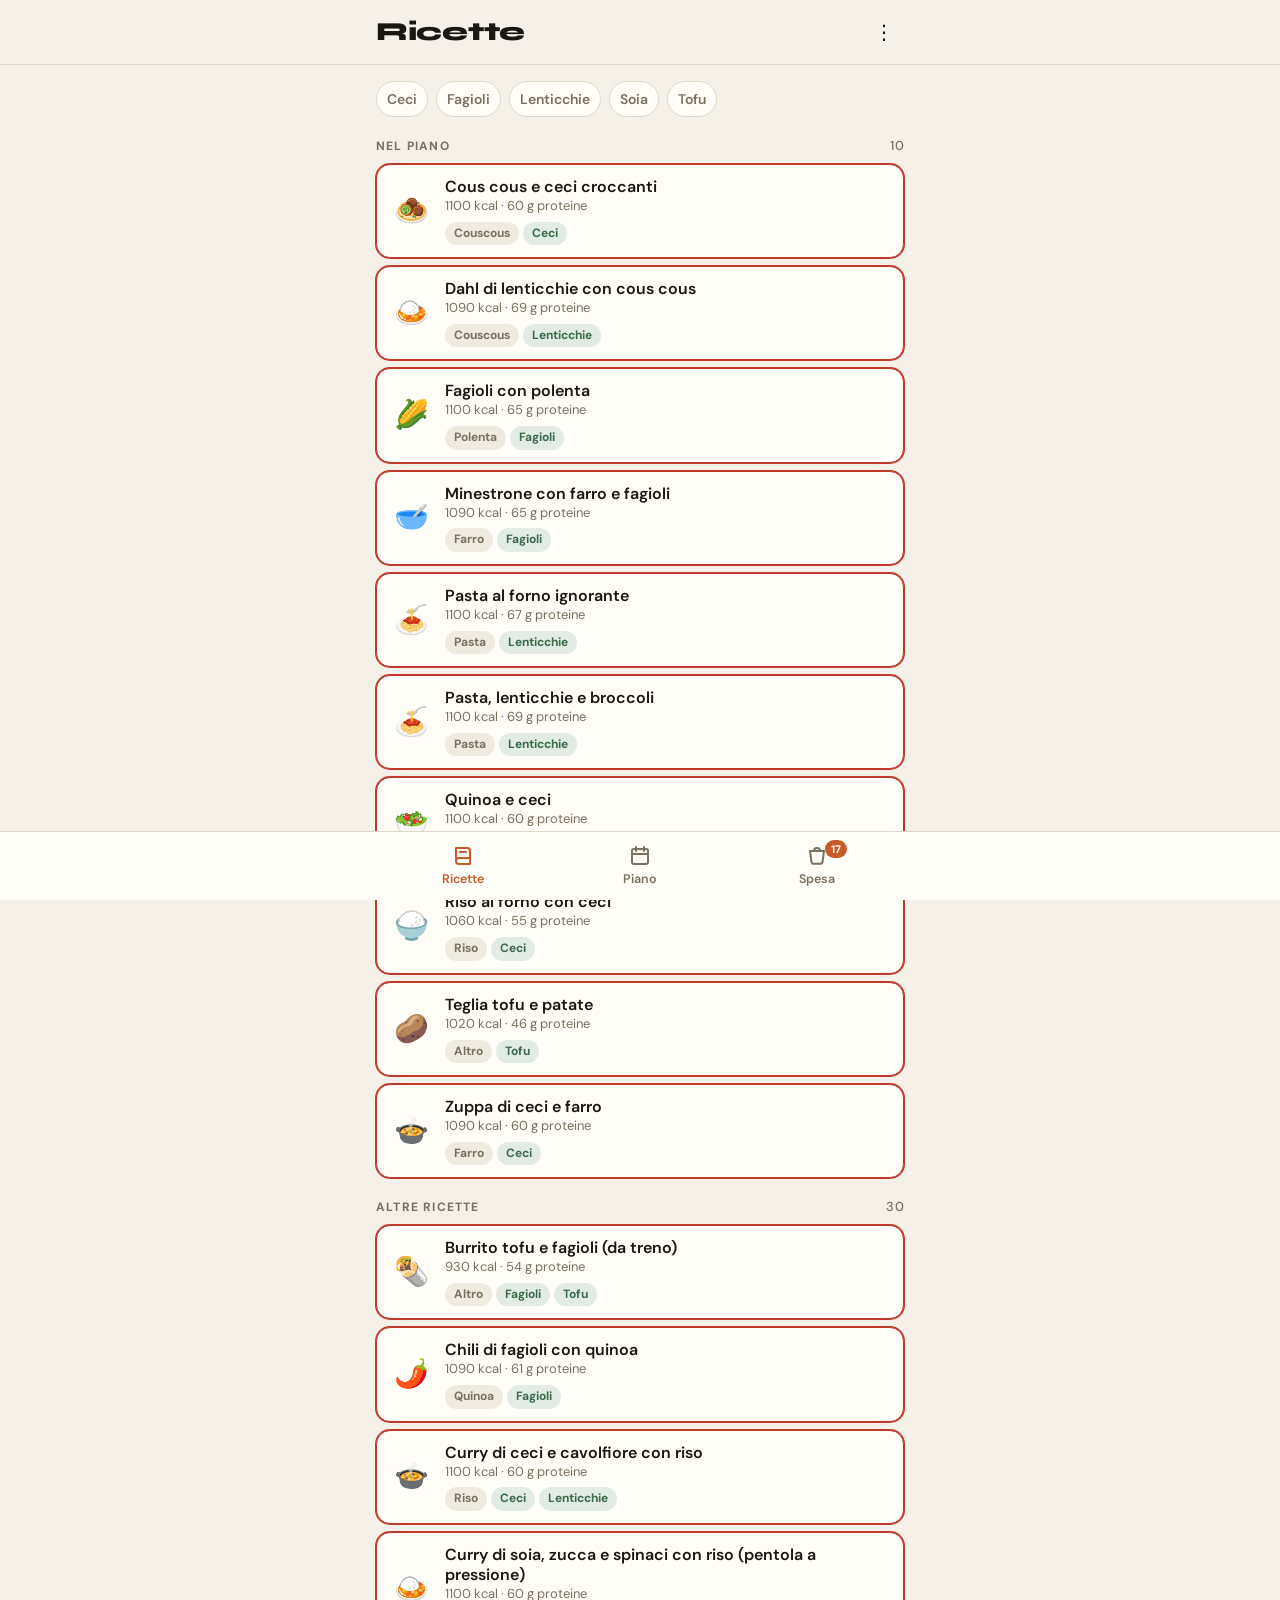
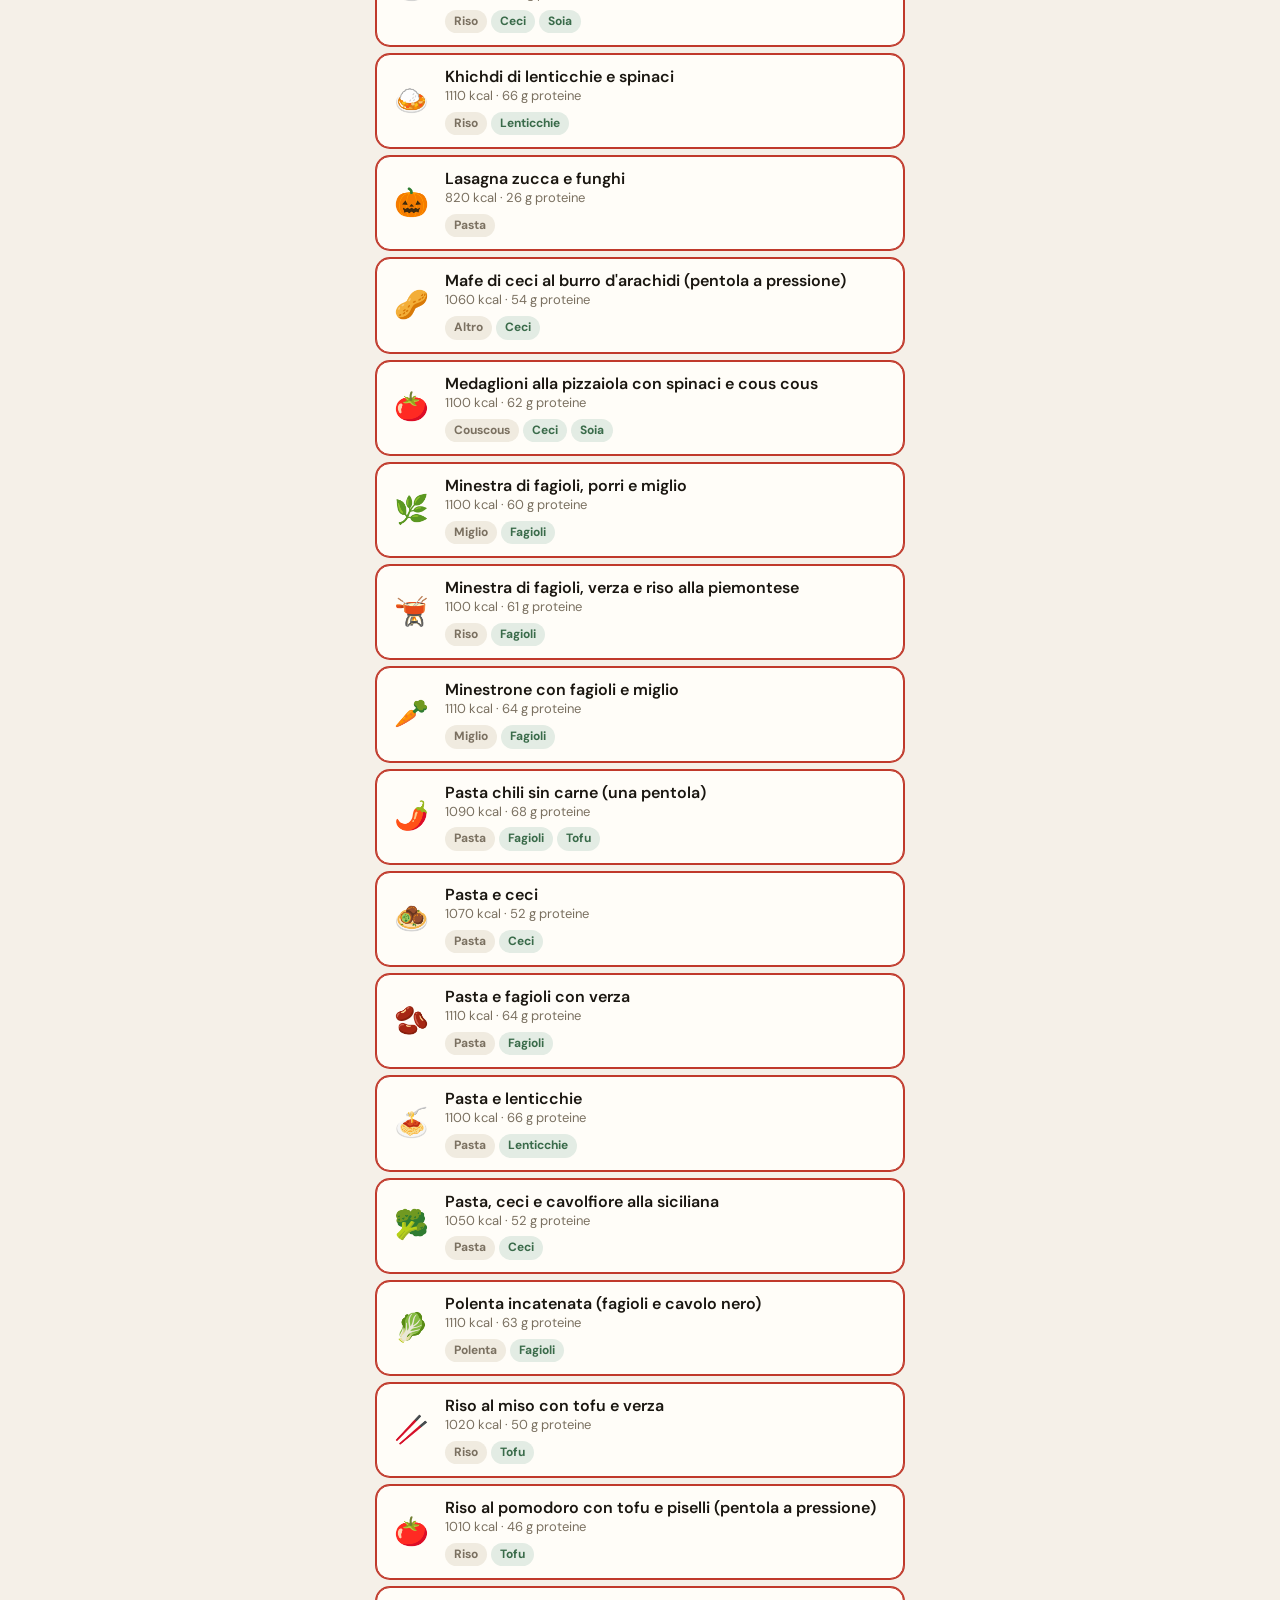
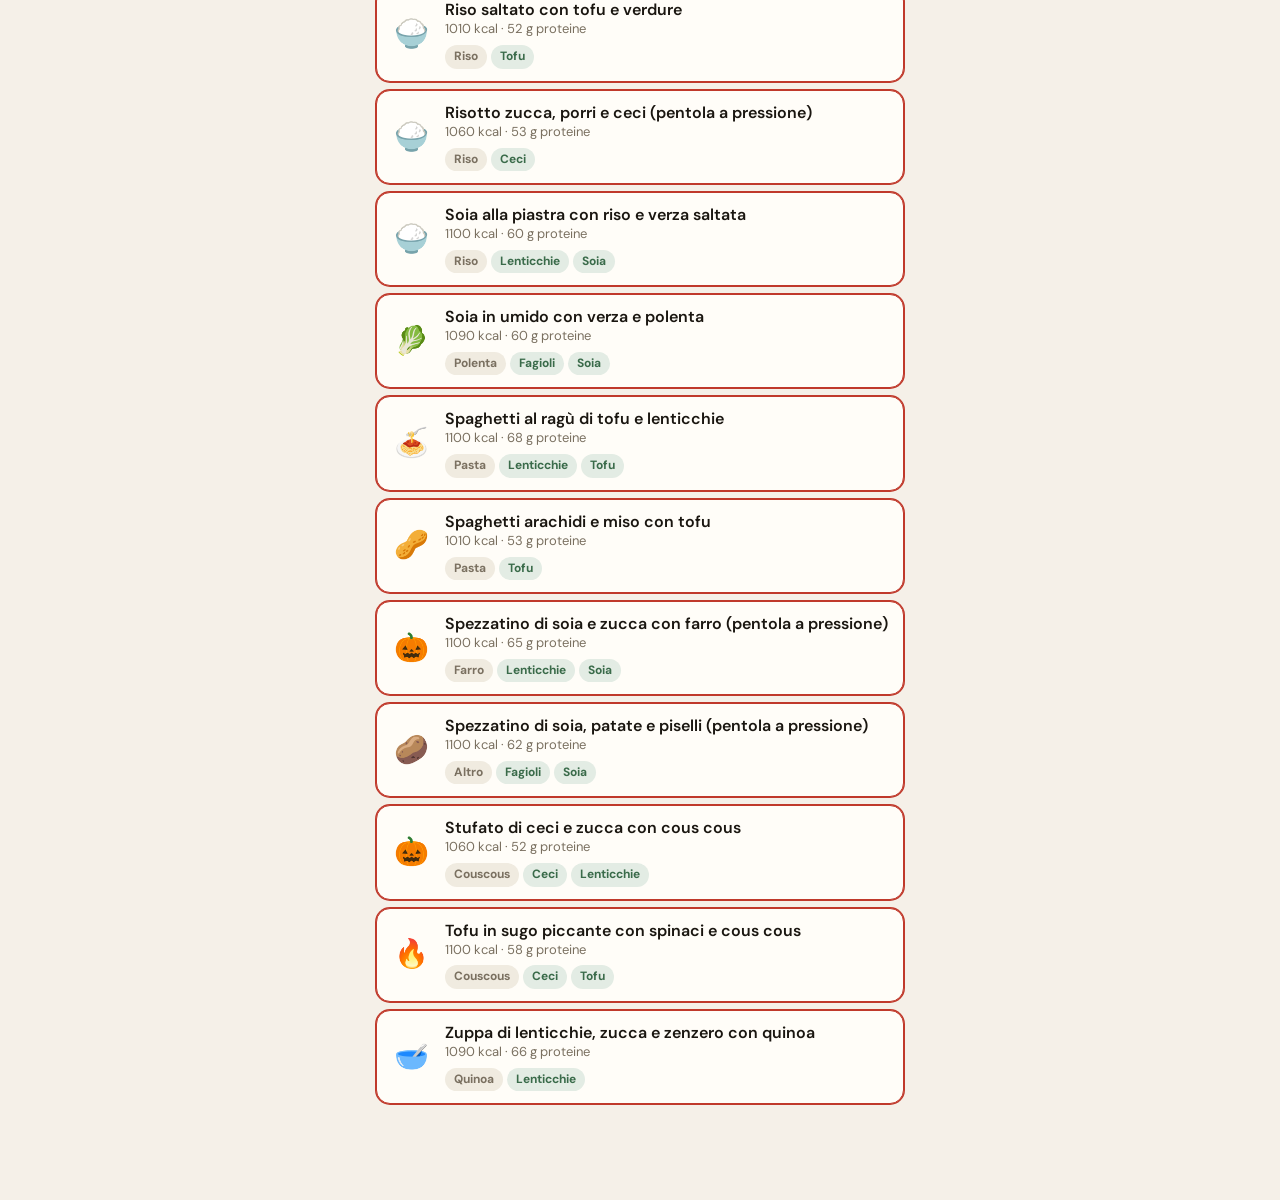
<file: index.html>
<!DOCTYPE html>
<html lang="it">
<head>
<meta charset="UTF-8">
<meta name="viewport" content="width=device-width, initial-scale=1, viewport-fit=cover">
<title>Meal Plan</title>
<link rel="preconnect" href="https://fonts.googleapis.com">
<link href="https://fonts.googleapis.com/css2?family=Syne:wght@600;700;800&family=DM+Sans:opsz,wght@9..40,400;9..40,500;9..40,600;9..40,700&display=swap" rel="stylesheet">
<link rel="manifest" href="manifest.json">
<meta name="theme-color" content="#f5f0e8" media="(prefers-color-scheme: light)">
<meta name="theme-color" content="#0f0d0a" media="(prefers-color-scheme: dark)">
<meta name="apple-mobile-web-app-capable" content="yes">
<meta name="apple-mobile-web-app-status-bar-style" content="default">
<link rel="apple-touch-icon" href="icon-192.png">
<link rel="stylesheet" href="piano.css">
</head>
<body>

<header class="top">
  <div class="wrap">
    <h1 id="titolo">Ricette</h1>
    <button class="icon-btn" data-azione="menu" aria-label="Menu">⋮</button>
  </div>
</header>

<main class="wrap">
  <div id="avviso-catalogo" class="avviso" hidden></div>
  <section class="view" id="v-ricette"></section>
  <section class="view" id="v-piano" hidden></section>
  <section class="view" id="v-spesa" hidden></section>
</main>

<nav class="tabbar" aria-label="Schede">
  <div class="wrap">
    <button data-scheda="ricette" class="on">
      <svg viewBox="0 0 24 24" fill="none" stroke="currentColor" stroke-width="2" stroke-linecap="round" stroke-linejoin="round"><path d="M5 4h11a3 3 0 0 1 3 3v13H8a3 3 0 0 1-3-3V4Z"/><path d="M5 17a3 3 0 0 1 3-3h11M9 8h6"/></svg>
      Ricette
    </button>
    <button data-scheda="piano">
      <svg viewBox="0 0 24 24" fill="none" stroke="currentColor" stroke-width="2" stroke-linecap="round" stroke-linejoin="round"><rect x="4" y="5" width="16" height="15" rx="2"/><path d="M8 3v4M16 3v4M4 10h16"/></svg>
      Piano
    </button>
    <button data-scheda="spesa">
      <svg viewBox="0 0 24 24" fill="none" stroke="currentColor" stroke-width="2" stroke-linecap="round" stroke-linejoin="round"><path d="M5 7h14l-1.5 11a2 2 0 0 1-2 1.7h-7a2 2 0 0 1-2-1.7L5 7Z"/><path d="M9 7a3 3 0 0 1 6 0"/></svg>
      Spesa<span class="badge" id="badge-spesa" hidden></span>
    </button>
  </div>
</nav>

<!-- Pagine a tutto schermo: il tasto indietro del telefono le chiude -->
<div id="scheda" class="sheet-full" role="dialog" hidden>
  <div class="head"><div class="wrap">
    <button class="icon-btn" data-azione="chiudi" aria-label="Indietro">←</button>
    <span class="t" id="scheda-titolo"></span>
    <span class="wake" id="schermo-acceso" hidden>schermo acceso</span>
  </div></div>
  <div class="wrap body ricetta" id="scheda-corpo"></div>
</div>

<div id="backup" class="sheet-full" role="dialog" hidden>
  <div class="head"><div class="wrap">
    <button class="icon-btn" data-azione="chiudi" aria-label="Indietro">←</button>
    <span class="t">Backup</span>
  </div></div>
  <div class="wrap body" id="backup-corpo"></div>
</div>

<div id="extra" class="sheet-full" role="dialog" hidden>
  <div class="head"><div class="wrap">
    <button class="icon-btn" data-azione="chiudi" aria-label="Indietro">←</button>
    <span class="t">Prodotti extra</span>
  </div></div>
  <div class="wrap body" id="extra-corpo"></div>
</div>

<script src="script.js"></script>
</body>
</html>
</file>
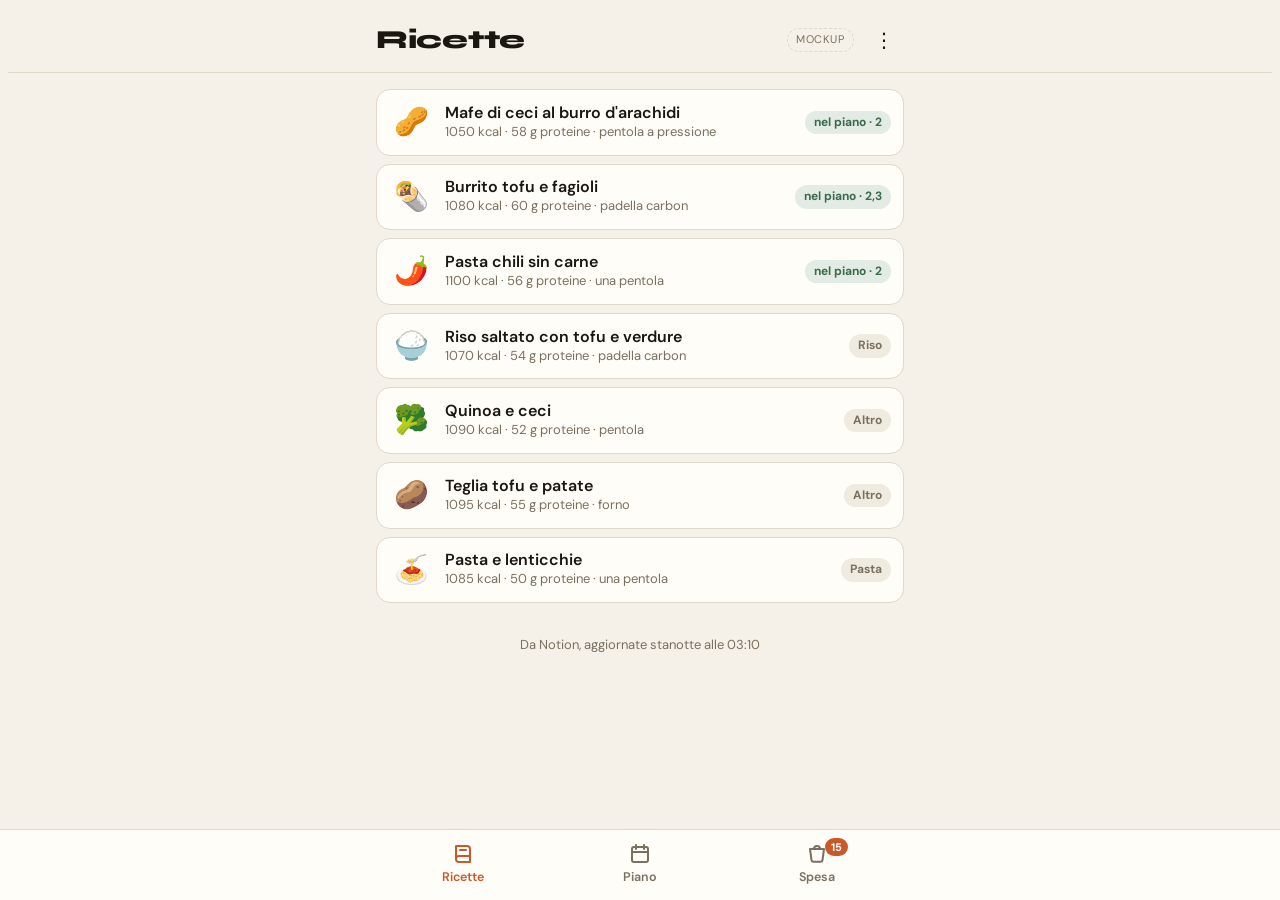
<file: decisioni/0001-mockup.html>
<!doctype html>
<html lang="it">
<meta charset="utf-8">
<meta name="viewport" content="width=device-width, initial-scale=1, viewport-fit=cover">
<!-- Mockup della decisione 0001 (versione 3, pubblicata come https://claude.ai/artifact/7mKgcZZvx9QkqGgT18NVsS). Contiene ancora "sempre in casa", poi scartato: vale la decisione. -->
<title>Nuovo Meal Plan</title>
<meta name="claude:viewport-fit-sides" content="cover">
<link rel="preconnect" href="https://fonts.googleapis.com">
<link rel="stylesheet" href="https://fonts.googleapis.com/css2?family=Syne:wght@600;700;800&family=DM+Sans:opsz,wght@9..40,400;9..40,500;9..40,600;9..40,700&display=swap">
<style>
/* Layout: una colonna da telefono, header fisso in alto, tre schede sotto il pollice. Palette e font sono quelli dell'app attuale. */
:root {
  --bg: #f5f0e8;
  --card: #fffdf8;
  --line: #e0d8c8;
  --ink: #1a1610;
  --muted: #7a7060;
  --accent: #c85a2a;
  --accent-ink: #ffffff;
  --accent-soft: #f6e1d6;
  --green: #3a6b4a;
  --green-soft: #e3ece4;
  --pill: #f0ebe0;
  --shadow: 0 2px 12px rgba(26, 22, 16, .08);
  --display: 'Syne', 'Avenir Next', system-ui, sans-serif;
  --body: 'DM Sans', system-ui, -apple-system, 'Segoe UI', sans-serif;
}
@media (prefers-color-scheme: dark) {
  :root:not([data-theme="light"]) {
    --bg: #0f0d0a; --card: #1a1610; --line: #2d2820; --ink: #f5f0e8; --muted: #a89e8e;
    --accent: #e07440; --accent-ink: #1a1610; --accent-soft: #3a2216;
    --green: #7fb98f; --green-soft: #1a2a1f; --pill: #2d2820;
    --shadow: 0 4px 16px rgba(0, 0, 0, .35);
    color-scheme: dark;
  }
}
:root[data-theme="dark"] {
  --bg: #0f0d0a; --card: #1a1610; --line: #2d2820; --ink: #f5f0e8; --muted: #a89e8e;
  --accent: #e07440; --accent-ink: #1a1610; --accent-soft: #3a2216;
  --green: #7fb98f; --green-soft: #1a2a1f; --pill: #2d2820;
  --shadow: 0 4px 16px rgba(0, 0, 0, .35);
  color-scheme: dark;
}

* { box-sizing: border-box; }
html, body { background: var(--bg); color: var(--ink); }
body { font-family: var(--body); font-size: 16px; line-height: 1.45; -webkit-tap-highlight-color: transparent; }
body::before { content: ""; position: fixed; inset: 0 0 auto; height: env(safe-area-inset-top, 0px); z-index: 10; background: var(--bg); }
button { font: inherit; color: inherit; background: none; border: 0; cursor: pointer; }
button:focus-visible, input:focus-visible, summary:focus-visible { outline: 2px solid var(--accent); outline-offset: 2px; }
.wrap { max-width: 560px; margin: 0 auto; padding-left: max(16px, env(safe-area-inset-left, 0px)); padding-right: max(16px, env(safe-area-inset-right, 0px)); }
.num { font-variant-numeric: tabular-nums; }

/* header */
.top { position: sticky; top: env(safe-area-inset-top, 0px); z-index: 5; background: var(--bg); border-bottom: 1px solid var(--line); }
.top .wrap { display: flex; align-items: center; gap: 10px; padding-block: 12px; }
.top h1 { font-family: var(--display); font-weight: 800; font-size: 26px; margin: 0; letter-spacing: -.01em; flex: 1; }
.chip-mock { font-size: 11px; text-transform: uppercase; letter-spacing: .08em; color: var(--muted); border: 1px dashed var(--line); border-radius: 99px; padding: 3px 8px; }
.icon-btn { width: 40px; height: 40px; border-radius: 50%; display: grid; place-items: center; font-size: 20px; }
.icon-btn:active { background: var(--pill); }

main.wrap { padding-block: 16px calc(96px + env(safe-area-inset-bottom, 0px)); display: flex; flex-direction: column; gap: 20px; }
.view[hidden] { display: none !important; }
.view { display: flex; flex-direction: column; gap: 20px; }

.sec-title { font-size: 12px; text-transform: uppercase; letter-spacing: .1em; font-weight: 700; color: var(--muted); margin: 0 0 8px; display: flex; justify-content: space-between; align-items: baseline; gap: 8px; }
.sec-title span { font-weight: 500; letter-spacing: .02em; text-transform: none; font-size: 13px; }

/* piano */
.summary { display: flex; gap: 8px; flex-wrap: wrap; }
.summary .s { background: var(--card); border: 1px solid var(--line); border-radius: 12px; padding: 8px 12px; font-size: 14px; color: var(--muted); }
.summary b { color: var(--ink); font-weight: 700; }
.plan-list { display: flex; flex-direction: column; gap: 8px; }
.plan-row { display: grid; grid-template-columns: 40px 1fr auto; align-items: center; gap: 10px; background: var(--card); border: 1px solid var(--line); border-radius: 14px; padding: 10px 10px 10px 12px; }
.plan-row .emo { font-size: 26px; text-align: center; }
.plan-row .info { min-width: 0; text-align: left; padding: 4px 0; }
.plan-row .name { font-weight: 600; line-height: 1.25; }
.plan-row .sub { font-size: 13px; color: var(--muted); }
.stepper { display: flex; align-items: center; gap: 2px; background: var(--pill); border-radius: 99px; padding: 3px; }
.stepper button { width: 34px; height: 34px; border-radius: 50%; font-size: 20px; line-height: 1; display: grid; place-items: center; }
.stepper button:active { background: var(--card); }
.stepper output { min-width: 38px; text-align: center; font-weight: 700; font-variant-numeric: tabular-nums; white-space: nowrap; padding: 0 2px; }
.add-btn { border: 1.5px dashed var(--line); border-radius: 14px; padding: 14px; color: var(--accent); font-weight: 600; text-align: center; }
.empty { text-align: center; color: var(--muted); padding: 20px 8px; border: 1.5px dashed var(--line); border-radius: 14px; }
.card { background: var(--card); border: 1px solid var(--line); border-radius: 14px; padding: 4px 14px; }
.daily { display: flex; align-items: center; justify-content: space-between; gap: 12px; padding: 10px 0; border-bottom: 1px solid var(--line); }
.daily:last-child { border-bottom: 0; }
.daily .sub { font-size: 13px; color: var(--muted); }

/* spesa */
.seg { display: grid; grid-template-columns: 1fr 1fr; background: var(--pill); border-radius: 12px; padding: 4px; gap: 4px; }
.seg button { padding: 10px 6px; border-radius: 9px; font-weight: 600; font-size: 15px; color: var(--muted); }
.seg button.on { background: var(--card); color: var(--ink); box-shadow: var(--shadow); }
.items { display: flex; flex-direction: column; background: var(--card); border: 1px solid var(--line); border-radius: 14px; overflow: hidden; }
.item { display: grid; grid-template-columns: 26px 1fr auto; align-items: center; gap: 12px; padding: 13px 14px; border-bottom: 1px solid var(--line); text-align: left; width: 100%; min-height: 56px; }
.items > :last-child { border-bottom: 0; }
.item:active { background: var(--pill); }
.item .dot { width: 24px; height: 24px; border-radius: 50%; border: 2px solid var(--line); display: grid; place-items: center; font-size: 14px; font-weight: 700; }
.item .txt { min-width: 0; }
.item .nm { font-weight: 600; }
.item .from { font-size: 12.5px; color: var(--muted); }
.item .q { font-variant-numeric: tabular-nums; font-weight: 700; white-space: nowrap; text-align: right; }
.item .q small { display: block; font-weight: 500; font-size: 12px; color: var(--muted); }
.tag { font-size: 12.5px; font-weight: 700; padding: 4px 9px; border-radius: 99px; white-space: nowrap; }
.tag.buy { background: var(--accent-soft); color: var(--accent); }
.tag.ok { background: var(--green-soft); color: var(--green); }
.tag.muted { background: var(--pill); color: var(--muted); }
.item.covered .dot { background: var(--green); border-color: var(--green); color: var(--card); }
.item.covered .nm { color: var(--muted); }
.item.open { background: var(--pill); border-bottom-color: transparent; }
.editor { display: flex; align-items: center; justify-content: space-between; gap: 10px; padding: 4px 14px 14px 52px; background: var(--pill); border-bottom: 1px solid var(--line); flex-wrap: wrap; }
.editor .lbl { font-size: 14px; color: var(--muted); }
.editor .stepper { background: var(--card); }
.item.dsp .dot { border-color: var(--green); color: var(--green); }
.item.dsp.missing .dot { border-color: var(--accent); background: var(--accent); color: var(--accent-ink); }
.item.dsp:not(.missing) .nm { color: var(--muted); font-weight: 500; }
.prow { display: grid; grid-template-columns: 1fr auto; gap: 12px; align-items: center; padding: 12px 14px; border-bottom: 1px solid var(--line); }
.prow .txt { min-width: 0; display: flex; flex-direction: column; align-items: flex-start; gap: 3px; }
.prow .nm { font-weight: 600; }
.prow .from { font-size: 12.5px; color: var(--muted); }
.prow .stepper output { font-size: 14px; min-width: 74px; }
.prow .stepper button { width: 32px; height: 32px; }
.prow.covered .nm { color: var(--muted); }
.pin { font-size: 12px; font-weight: 700; padding: 3px 9px; border-radius: 99px; border: 1px solid var(--line); color: var(--muted); }
.pin.on { background: var(--green-soft); border-color: transparent; color: var(--green); }
.rep { font-size: 12px; text-transform: uppercase; letter-spacing: .08em; font-weight: 700; color: var(--muted); padding: 12px 14px 4px; background: var(--pill); border-bottom: 1px solid var(--line); }
details.rest > summary { list-style: none; cursor: pointer; }
details.rest > summary::-webkit-details-marker { display: none; }
details.rest > summary .sec-title::after { content: "mostra"; font-weight: 500; text-transform: none; letter-spacing: 0; font-size: 13px; }
details.rest[open] > summary .sec-title::after { content: "nascondi"; }

.progress { display: flex; flex-direction: column; gap: 6px; }
.progress .row { display: flex; justify-content: space-between; align-items: baseline; }
.progress .big { font-family: var(--display); font-size: 22px; font-weight: 700; }
.progress .lbl { font-size: 14px; color: var(--muted); }
.bar { height: 8px; background: var(--pill); border-radius: 99px; overflow: hidden; }
.bar i { display: block; height: 100%; background: var(--green); border-radius: 99px; transition: width .2s; }
.shop .item { min-height: 62px; }
.shop .item .nm { font-size: 17px; }
.shop .item.taken .nm, .shop .item.taken .q { color: var(--muted); text-decoration: line-through; }
.shop .item.taken .dot { background: var(--green); border-color: var(--green); color: var(--card); }
.extra-form { display: flex; gap: 8px; }
.extra-form input { flex: 1; min-width: 0; font: inherit; padding: 12px 14px; border-radius: 12px; border: 1px solid var(--line); background: var(--card); color: var(--ink); }
.btn { padding: 13px 16px; border-radius: 12px; font-weight: 700; background: var(--accent); color: var(--accent-ink); }
.btn.ghost { background: transparent; color: var(--muted); border: 1px solid var(--line); }
.btn.block { width: 100%; }

/* ricette */
.rec-list { display: flex; flex-direction: column; gap: 8px; }
.rec { display: grid; grid-template-columns: 44px 1fr auto; gap: 12px; align-items: center; background: var(--card); border: 1px solid var(--line); border-radius: 14px; padding: 12px; text-align: left; width: 100%; }
.rec .emo { font-size: 28px; text-align: center; }
.rec .name { font-weight: 600; line-height: 1.25; }
.rec .meta { font-size: 13px; color: var(--muted); }
.pill { font-size: 12px; font-weight: 700; padding: 3px 9px; border-radius: 99px; background: var(--pill); color: var(--muted); white-space: nowrap; }
.pill.in { background: var(--green-soft); color: var(--green); }
.sync { font-size: 13px; color: var(--muted); text-align: center; }

/* tab bar */
.tabbar { position: fixed; left: 0; right: 0; bottom: 0; z-index: 6; background: var(--card); border-top: 1px solid var(--line); padding-bottom: env(safe-area-inset-bottom, 0px); }
.tabbar .wrap { display: grid; grid-template-columns: repeat(3, 1fr); gap: 4px; padding-block: 6px; }
.tabbar button { display: flex; flex-direction: column; align-items: center; gap: 2px; padding: 6px 4px; border-radius: 12px; font-size: 12.5px; font-weight: 600; color: var(--muted); position: relative; }
.tabbar button svg { width: 24px; height: 24px; }
.tabbar button.on { color: var(--accent); }
.tabbar .badge { position: absolute; top: 2px; left: calc(50% + 8px); background: var(--accent); color: var(--accent-ink); font-size: 11px; font-weight: 700; border-radius: 99px; padding: 0 6px; min-width: 18px; line-height: 18px; }

/* scheda ricetta */
.sheet-full { position: fixed; inset: 0; z-index: 20; background: var(--bg); overflow-y: auto; padding-bottom: calc(24px + env(safe-area-inset-bottom, 0px)); }
.sheet-full .head { position: sticky; top: 0; background: var(--bg); padding-top: env(safe-area-inset-top, 0px); border-bottom: 1px solid var(--line); z-index: 2; }
.sheet-full .head .wrap { display: flex; align-items: center; gap: 8px; padding-block: 8px; }
.sheet-full .head .t { flex: 1; min-width: 0; font-weight: 600; white-space: nowrap; overflow: hidden; text-overflow: ellipsis; }
.rhero { padding-block: 18px 4px; display: flex; flex-direction: column; gap: 10px; }
.rhero .emo { font-size: 40px; line-height: 1; }
.rhero h2 { font-family: var(--display); font-weight: 700; font-size: 26px; line-height: 1.15; margin: 0; text-wrap: balance; }
.rhero .meta { color: var(--muted); font-size: 14px; }
.porz-bar { display: flex; align-items: center; justify-content: space-between; gap: 12px; background: var(--card); border: 1px solid var(--line); border-radius: 14px; padding: 10px 12px; }
.porz-bar .lbl { font-size: 14px; color: var(--muted); }
.porz-bar .lbl b { color: var(--ink); display: block; font-size: 15px; }
.ing { display: grid; grid-template-columns: 26px 1fr auto; gap: 12px; align-items: center; padding: 11px 0; border-bottom: 1px solid var(--line); width: 100%; text-align: left; }
.ing:last-child { border-bottom: 0; }
.ing .dot { width: 22px; height: 22px; border-radius: 50%; border: 2px solid var(--line); }
.ing.done .dot { background: var(--green); border-color: var(--green); }
.ing.done .nm, .ing.done .q { color: var(--muted); text-decoration: line-through; }
.ing .nota { font-size: 12.5px; color: var(--muted); }
.ing .q { font-weight: 600; font-variant-numeric: tabular-nums; white-space: nowrap; text-align: right; }
.ing .q small { display: block; font-weight: 500; font-size: 12px; color: var(--muted); }
.opt { font-size: 11px; text-transform: uppercase; letter-spacing: .06em; color: var(--muted); margin-left: 6px; }
.steps { display: flex; flex-direction: column; gap: 10px; }
.step { display: grid; grid-template-columns: 32px 1fr; gap: 12px; text-align: left; width: 100%; padding: 14px; border-radius: 14px; background: var(--card); border: 1px solid var(--line); }
.step .n { width: 30px; height: 30px; border-radius: 50%; background: var(--pill); display: grid; place-items: center; font-weight: 700; font-size: 14px; }
.step.cur { border-color: var(--accent); box-shadow: 0 0 0 1px var(--accent); }
.step.cur .n { background: var(--accent); color: var(--accent-ink); }
.step.done { opacity: .5; }
.step.done .n { background: var(--green); color: var(--card); }
.step p { margin: 0; }
.notes { margin: 0; padding-left: 18px; color: var(--muted); font-size: 14.5px; display: flex; flex-direction: column; gap: 6px; }
.wake { font-size: 12px; color: var(--green); background: var(--green-soft); border-radius: 99px; padding: 3px 9px; white-space: nowrap; }

/* foglio dal basso */
.scrim { position: fixed; inset: 0; z-index: 30; background: rgba(15, 13, 10, .45); display: flex; align-items: flex-end; }
.bsheet { width: 100%; max-height: 80%; overflow-y: auto; background: var(--bg); border-radius: 20px 20px 0 0; padding-bottom: calc(16px + env(safe-area-inset-bottom, 0px)); }
.bsheet .wrap { display: flex; flex-direction: column; gap: 10px; padding-block: 10px; }
.grab { width: 40px; height: 5px; border-radius: 99px; background: var(--line); margin: 4px auto 6px; }
.bsheet h3 { font-family: var(--display); margin: 0 0 4px; font-size: 20px; }
.menu-item { text-align: left; padding: 14px; border-radius: 12px; background: var(--card); border: 1px solid var(--line); width: 100%; }
.menu-item .sub { display: block; font-size: 13px; color: var(--muted); }

.toast { position: fixed; left: 50%; transform: translateX(-50%); bottom: calc(84px + env(safe-area-inset-bottom, 0px)); z-index: 40; background: var(--ink); color: var(--bg); padding: 10px 16px; border-radius: 12px; font-size: 14px; font-weight: 600; max-width: calc(100% - 32px); box-shadow: var(--shadow); }

@media (prefers-reduced-motion: reduce) { * { transition: none !important; } }
</style>

<header class="top">
  <div class="wrap">
    <h1 id="title">Ricette</h1>
    <span class="chip-mock">mockup</span>
    <button class="icon-btn" id="menu-btn" aria-label="Menu">⋮</button>
  </div>
</header>

<main class="wrap">
  <section class="view" id="v-ricette"></section>
  <section class="view" id="v-piano" hidden></section>
  <section class="view" id="v-spesa" hidden></section>
</main>

<nav class="tabbar" aria-label="Schede">
  <div class="wrap">
    <button data-tab="ricette" class="on">
      <svg viewBox="0 0 24 24" fill="none" stroke="currentColor" stroke-width="2" stroke-linecap="round" stroke-linejoin="round"><path d="M5 4h11a3 3 0 0 1 3 3v13H8a3 3 0 0 1-3-3V4Z"/><path d="M5 17a3 3 0 0 1 3-3h11M9 8h6"/></svg>
      Ricette
    </button>
    <button data-tab="piano">
      <svg viewBox="0 0 24 24" fill="none" stroke="currentColor" stroke-width="2" stroke-linecap="round" stroke-linejoin="round"><rect x="4" y="5" width="16" height="15" rx="2"/><path d="M8 3v4M16 3v4M4 10h16"/></svg>
      Piano
    </button>
    <button data-tab="spesa">
      <svg viewBox="0 0 24 24" fill="none" stroke="currentColor" stroke-width="2" stroke-linecap="round" stroke-linejoin="round"><path d="M5 7h14l-1.5 11a2 2 0 0 1-2 1.7h-7a2 2 0 0 1-2-1.7L5 7Z"/><path d="M9 7a3 3 0 0 1 6 0"/></svg>
      Spesa<span class="badge" id="spesa-badge" hidden></span>
    </button>
  </div>
</nav>

<div id="overlay"></div>

<script>
// ---- Dati di esempio. Nell'app vera arrivano da ricette.json, generato da Notion. ----
const REPARTI = ['Frutta e verdura', 'Frigo', 'Pane e secchi', 'Scatolame', 'Surgelati', 'Condimenti e spezie', 'Altro'];

// Prodotti che si comprano e si contano in dispensa: reparto, unità, confezione.
const PRODOTTI = {
  'Ceci secchi':               { r: 'Pane e secchi', u: 'g', conf: 500, cn: ['pacco', 'pacchi'] },
  "Burro d'arachidi":          { r: 'Pane e secchi', u: 'g', conf: 350, cn: ['barattolo', 'barattoli'] },
  'Polpa di pomodoro':         { r: 'Scatolame', u: 'g', conf: 400, cn: ['lattina', 'lattine'] },
  'Broccoli surgelati':        { r: 'Surgelati', u: 'g', conf: 750, cn: ['busta', 'buste'] },
  'Carote':                    { r: 'Frutta e verdura', u: 'pz' },
  'Datteri':                   { r: 'Pane e secchi', u: 'g', conf: 200, cn: ['confezione', 'confezioni'] },
  'Latte di soia':             { r: 'Frigo', u: 'ml', conf: 1000, cn: ['brick', 'brick'] },
  'Tortillas':                 { r: 'Pane e secchi', u: 'pz', conf: 8, cn: ['confezione', 'confezioni'] },
  'Tofu':                      { r: 'Frigo', u: 'g', conf: 180, cn: ['panetto', 'panetti'], show: true },
  'Fagioli neri lessati':      { r: 'Scatolame', u: 'g', conf: 240, cn: ['lattina', 'lattine'] },
  'Riso':                      { r: 'Pane e secchi', u: 'g', conf: 1000, cn: ['pacco', 'pacchi'] },
  'Peperoni':                  { r: 'Frutta e verdura', u: 'g' },
  'Olio':                      { r: 'Condimenti e spezie', u: 'ml', conf: 1000, cn: ['bottiglia', 'bottiglie'] },
  'Olio di semi':              { r: 'Condimenti e spezie', u: 'ml', conf: 1000, cn: ['bottiglia', 'bottiglie'] },
  'Salsa di soia':             { r: 'Condimenti e spezie', u: 'ml', conf: 500, cn: ['bottiglia', 'bottiglie'] },
  'Pasta':                     { r: 'Pane e secchi', u: 'g', conf: 500, cn: ['pacco', 'pacchi'] },
  'Fagioli rossi lessati':     { r: 'Scatolame', u: 'g', conf: 240, cn: ['lattina', 'lattine'] },
  'Lenticchie rosse secche':   { r: 'Pane e secchi', u: 'g', conf: 500, cn: ['pacco', 'pacchi'] },
  'Mais':                      { r: 'Scatolame', u: 'g', conf: 285, cn: ['lattina', 'lattine'] },
  'Verdure per wok surgelate': { r: 'Surgelati', u: 'g', conf: 450, cn: ['busta', 'buste'] },
  'Quinoa':                    { r: 'Pane e secchi', u: 'g', conf: 500, cn: ['pacco', 'pacchi'] },
  'Ceci lessati':              { r: 'Scatolame', u: 'g', conf: 240, cn: ['lattina', 'lattine'] },
  'Patate':                    { r: 'Frutta e verdura', u: 'g', conf: 1500, cn: ['rete', 'reti'] },
  'Lenticchie lessate':        { r: 'Scatolame', u: 'g', conf: 240, cn: ['lattina', 'lattine'] },
  'Frutta':                    { r: 'Frutta e verdura', u: 'pz' },
};
// Cose di casa che non si contano: c'è o manca.
const DISPENSA_REPARTO = { Cipolla: 'Frutta e verdura', Aglio: 'Frutta e verdura', Limone: 'Frutta e verdura' };

// Quantità per 1 porzione. n: true = non si compra (acqua).
const RICETTE = [
  { id: 'mafe', emo: '🥜', nome: "Mafe di ceci al burro d'arachidi", corto: 'Mafe', kcal: 1050, prot: 58, base: 'Altro', tempo: 'pentola a pressione',
    ing: [
      { n: 'Ceci secchi', q: 150, u: 'g', nota: 'in ammollo la sera prima' },
      { n: "Burro d'arachidi", q: 30, u: 'g', nota: 'dopo la pressione' },
      { n: 'Polpa di pomodoro', q: 200, u: 'g' },
      { n: 'Broccoli surgelati', q: 150, u: 'g' },
      { n: 'Carote', q: 1, u: 'pz' },
      { n: 'Datteri', q: 15, u: 'g', nota: 'tritati' },
      { n: 'Latte di soia', q: 50, u: 'ml', nota: 'a fuoco spento' },
      { n: 'Olio', q: 12, u: 'ml' },
      { n: 'Cipolla', q: .5, u: 'pz' },
      { n: 'Aglio', q: 1, u: 'spicchio' },
      { n: 'Curry giallo', q: 1, u: 'cucchiaino', nota: 'senza Zanzibar: mix curry' },
      { n: 'Cumino in semi', q: .5, u: 'cucchiaino' },
      { n: 'Garam masala', q: .5, u: 'cucchiaino', nota: 'a fuoco spento' },
      { n: 'Limone', q: .5, u: 'pz' },
      { n: 'Acqua', q: 300, u: 'ml', nc: true },
      { n: 'Tabasco', q: 0, u: 'q.b.', f: true },
    ],
    proc: [
      ['Soffritto', "Nella pentola a pressione aperta scalda l'olio e tosta il cumino in semi per 30 secondi, finché profuma. Aggiungi cipolla e carote e cuoci 5 minuti a fuoco medio, poi l'aglio per un altro minuto."],
      ['Spezie', 'Aggiungi curry, zenzero e peperoncino e mescola per 30 secondi senza farle bruciare.'],
      ['Carica la pentola', 'Unisci ceci scolati, polpa di pomodoro, datteri tritati, cannella, citronella, sale e acqua. Gratta bene il fondo: se resta attaccato qualcosa, la pentola rischia di bruciare sotto pressione.'],
      ['Pressione', 'Chiudi e porta a pressione. Dal fischio cuoci 20 minuti a fiamma bassa, poi spegni e lascia scendere la pressione da sola.'],
      ['Arachidi e broccoli', "Apri, togli cannella e citronella. Sciogli il burro d'arachidi in un mestolo di brodo caldo e rimettilo nella pentola. Aggiungi i broccoli ancora surgelati e fai sobbollire senza coperchio 6-8 minuti."],
      ['Finale', 'A fuoco spento aggiungi latte di soia, garam masala e succo di limone. Assaggia e aggiusta di sale.'],
    ],
    note: ['Si conserva in frigo 3-4 giorni, il giorno dopo è anche più buono.', "Burro d'arachidi solo dopo la pressione: sul fondo si attacca e brucia."] },
  { id: 'burrito', emo: '🌯', nome: 'Burrito tofu e fagioli', corto: 'Burrito', kcal: 1080, prot: 60, base: 'Altro', tempo: 'padella carbon',
    ing: [
      { n: 'Tortillas', q: 2, u: 'pz' },
      { n: 'Tofu', q: 180, u: 'g', nota: 'sbriciolato' },
      { n: 'Fagioli neri lessati', q: 120, u: 'g' },
      { n: 'Riso', q: 60, u: 'g' },
      { n: 'Peperoni', q: 100, u: 'g' },
      { n: 'Olio', q: 12, u: 'ml' },
      { n: 'Salsa di soia', q: 15, u: 'ml' },
      { n: 'Mix quesadilla', q: 1, u: 'cucchiaino' },
    ],
    proc: [
      ['Riso', 'Cuoci il riso e tienilo da parte.'],
      ['Tofu', 'Padella carbon vuota scaldata 2-3 minuti, olio luccicante, tofu sbriciolato fermo finché non si stacca. Poi salsa di soia e mix quesadilla.'],
      ['Ripieno', 'Aggiungi peperoni e fagioli scolati, 5 minuti a fuoco medio.'],
      ['Arrotola', 'Scalda le tortillas, riempi con riso e ripieno, chiudi stretto.'],
    ],
    note: ['Si chiudono nella carta stagnola e si portano in treno.'] },
  { id: 'chili', emo: '🌶️', nome: 'Pasta chili sin carne', corto: 'Chili', kcal: 1100, prot: 56, base: 'Pasta', tempo: 'una pentola',
    ing: [
      { n: 'Pasta', q: 110, u: 'g' },
      { n: 'Fagioli rossi lessati', q: 120, u: 'g' },
      { n: 'Lenticchie rosse secche', q: 40, u: 'g' },
      { n: 'Polpa di pomodoro', q: 200, u: 'g' },
      { n: 'Mais', q: 70, u: 'g' },
      { n: 'Cipolla', q: .5, u: 'pz' },
      { n: 'Olio', q: 12, u: 'ml' },
      { n: 'Mix quesadilla', q: 1, u: 'cucchiaino' },
      { n: 'Acqua', q: 350, u: 'ml', nc: true },
    ],
    proc: [
      ['Soffritto', 'Cipolla in olio 4 minuti, poi il mix di spezie per 30 secondi.'],
      ['Tutto dentro', 'Pomodoro, lenticchie, fagioli, mais, acqua e pasta cruda. Bollore, poi fiamma media.'],
      ['Cottura', 'Mescola spesso finché la pasta è cotta e il sugo è denso, circa 12 minuti.'],
    ],
    note: ['Se si asciuga troppo, un goccio di acqua calda.'] },
  { id: 'saltato', emo: '🍚', nome: 'Riso saltato con tofu e verdure', corto: 'Riso saltato', kcal: 1070, prot: 54, base: 'Riso', tempo: 'padella carbon',
    ing: [
      { n: 'Riso', q: 110, u: 'g', nota: 'meglio cotto il giorno prima' },
      { n: 'Tofu', q: 180, u: 'g' },
      { n: 'Verdure per wok surgelate', q: 250, u: 'g' },
      { n: 'Salsa di soia', q: 30, u: 'ml' },
      { n: 'Olio di semi', q: 18, u: 'ml' },
      { n: 'Aglio', q: 1, u: 'spicchio' },
      { n: 'Amido', q: 1, u: 'cucchiaino' },
    ],
    proc: [
      ['Tofu', "A cubetti, passato nell'amido, in padella carbon ben calda finché è dorato. Tienilo da parte."],
      ['Verdure', "Stessa padella, metà dell'olio, verdure surgelate a fuoco alto 5 minuti con l'aglio."],
      ['Riso', "Il resto dell'olio, il riso, la salsa di soia. Salta finché il riso sfrigola, poi rimetti il tofu."],
    ],
    note: [] },
  { id: 'quinoa', emo: '🥦', nome: 'Quinoa e ceci', corto: 'Quinoa', kcal: 1090, prot: 52, base: 'Altro', tempo: 'pentola',
    ing: [
      { n: 'Quinoa', q: 75, u: 'g' },
      { n: 'Ceci lessati', q: 200, u: 'g' },
      { n: 'Broccoli surgelati', q: 200, u: 'g' },
      { n: 'Olio', q: 12, u: 'ml' },
      { n: 'Aglio', q: 1, u: 'spicchio' },
    ],
    proc: [['Quinoa', "Sciacquala e cuocila in due volte il suo volume d'acqua, 15 minuti."], ['Broccoli e ceci', 'In padella con olio e aglio, 8 minuti.'], ['Unisci', 'Mescola tutto e aggiusta di sale.']],
    note: [] },
  { id: 'teglia', emo: '🥔', nome: 'Teglia tofu e patate', corto: 'Teglia', kcal: 1095, prot: 55, base: 'Altro', tempo: 'forno',
    ing: [
      { n: 'Tofu', q: 270, u: 'g' },
      { n: 'Patate', q: 650, u: 'g' },
      { n: 'Broccoli surgelati', q: 200, u: 'g' },
      { n: 'Olio', q: 25, u: 'ml' },
      { n: 'Rosmarino', q: 0, u: 'q.b.' },
    ],
    proc: [['Patate', "A spicchi, con metà dell'olio e il rosmarino, forno a 200° per 20 minuti."], ['Tofu e broccoli', "Aggiungi tofu a cubi e broccoli con il resto dell'olio, altri 20 minuti."]],
    note: [] },
  { id: 'lenticchie', emo: '🍝', nome: 'Pasta e lenticchie', corto: 'Pasta e lenticchie', kcal: 1085, prot: 50, base: 'Pasta', tempo: 'una pentola',
    ing: [
      { n: 'Pasta', q: 90, u: 'g' },
      { n: 'Lenticchie lessate', q: 175, u: 'g' },
      { n: 'Broccoli surgelati', q: 200, u: 'g' },
      { n: 'Olio', q: 12, u: 'ml' },
      { n: 'Peperoncino', q: 0, u: 'q.b.' },
    ],
    proc: [['Base', 'Olio e peperoncino, poi lenticchie e broccoli con acqua a coprire.'], ['Pasta', 'Butta la pasta nella stessa pentola e cuoci aggiungendo acqua se serve.']],
    note: [] },
];
const DAILY = [{ n: 'Frutta', step: 1 }, { n: 'Latte di soia', step: 50 }];
const PASTI = 2;

// ---- Stato, salvato nel browser ----
const KEY = 'mockup_mealplan_v3';
const fresh = () => ({
  tab: 'ricette',
  plan: [{ id: 'mafe', p: 2 }, { id: 'burrito', p: 2.3 }, { id: 'chili', p: 2 }],
  daily: { Frutta: 2, 'Latte di soia': 250 },
  stock: { Tofu: 360, Pasta: 340, Riso: 700, Olio: 400, 'Olio di semi': 600, 'Latte di soia': 1000, Frutta: 3, 'Salsa di soia': 120, 'Broccoli surgelati': 300, 'Polpa di pomodoro': 400, Quinoa: 250, Patate: 0 },
  min: { Olio: true, 'Salsa di soia': true, Pasta: true, Riso: true },
  missing: {}, taken: {}, extras: [], mode: 'casa', cook: {},
});
let S;
try { S = JSON.parse(localStorage.getItem(KEY)) || fresh(); } catch (e) { S = fresh(); }
const save = () => { try { localStorage.setItem(KEY, JSON.stringify(S)); } catch (e) {} };

// ---- Quantità ----
const PLUR = { cucchiaio: 'cucchiai', cucchiaino: 'cucchiaini', spicchio: 'spicchi', pz: 'pz' };
const nf = v => v.toLocaleString('it-IT', { maximumFractionDigits: 1 });
function frac(x, den) {
  let h = Math.round(x * den) / den;
  const i = Math.floor(h), r = Math.round((h - i) * 4) / 4;
  const sym = { 0: '', .25: '¼', .5: '½', .75: '¾' }[r];
  return { txt: (i || (sym ? '' : '0')) + sym, n: h };
}
function fmt(q, u) {
  if (u === 'q.b.') return 'q.b.';
  if (u === 'g' || u === 'ml') {
    const v = q >= 100 ? Math.round(q / 5) * 5 : Math.round(q);
    if (v >= 1000) return nf(v / 1000) + (u === 'g' ? ' kg' : ' l');
    return v + ' ' + u;
  }
  let h = frac(q, 2); if (h.n === 0) h = frac(.5, 2);
  return h.txt + ' ' + (h.n > 1 ? PLUR[u] : u);
}
const confName = (p, n) => (n === 1 ? p.cn[0] : p.cn[1]);
function fmtStock(name, q) {
  const p = PRODOTTI[name];
  if (q <= 0) return 'niente';
  if (!p.conf) return fmt(q, p.u);
  if (p.conf >= 400) { const h = frac(q / p.conf, 4); return (h.n === 0 ? 'meno di ¼' : h.txt) + ' ' + (h.n > 1 ? p.cn[1] : p.cn[0]); }
  const n = Math.round(q / p.conf * 10) / 10;
  return nf(n) + ' ' + confName(p, n);
}
function stockStep(p) { return p.conf ? (p.conf >= 400 ? p.conf / 4 : p.conf) : (p.u === 'pz' ? 1 : p.u === 'ml' ? 100 : 50); }
function buy(name, need, have) {
  // "Sempre in casa": dopo il piano deve restarne almeno un quarto di confezione.
  const p = PRODOTTI[name], thr = S.min[name] ? (p.conf ? p.conf / 4 : stockStep(p)) : 0;
  let b = need - have;
  if (have - need < thr) b = Math.max(b, thr - (have - need));
  if (b <= 0) return null;
  if (p.conf) { const n = Math.ceil(b / p.conf - 1e-9); return { qty: n * p.conf, txt: n + ' ' + confName(p, n), sub: 'da ' + fmt(p.conf, p.u) }; }
  if (p.u === 'pz') { const n = Math.ceil(b - 1e-9); return { qty: n, txt: n + ' pz', sub: '' }; }
  const v = Math.ceil(b / 50) * 50; return { qty: v, txt: fmt(v, p.u), sub: '' };
}
const recipe = id => RICETTE.find(r => r.id === id);
const inPlan = id => S.plan.find(x => x.id === id);
const esc = s => String(s).replace(/[&<>"]/g, c => ({ '&': '&amp;', '<': '&lt;', '>': '&gt;', '"': '&quot;' })[c]);
const giorni = () => S.plan.length;

// ---- Fabbisogno: piano × porzioni + ogni giorno × giorni del piano ----
function need() {
  const prod = new Map(), dsp = new Map();
  S.plan.forEach(pl => {
    const r = recipe(pl.id);
    r.ing.forEach(i => {
      if (i.nc || i.f) return;
      if (PRODOTTI[i.n]) {
        if (!prod.has(i.n)) prod.set(i.n, { n: i.n, q: 0, from: [] });
        const e = prod.get(i.n); e.q += i.q * pl.p; if (!e.from.includes(r.corto)) e.from.push(r.corto);
      } else {
        if (!dsp.has(i.n)) dsp.set(i.n, { n: i.n, u: i.u, q: 0 });
        dsp.get(i.n).q += i.q * pl.p;
      }
    });
  });
  DAILY.forEach(d => {
    const q = (S.daily[d.n] || 0) * giorni(); if (!q) return;
    if (!prod.has(d.n)) prod.set(d.n, { n: d.n, q: 0, from: [] });
    const e = prod.get(d.n); e.q += q; e.from.push('ogni giorno');
  });
  Object.keys(S.min).forEach(n => { if (S.min[n] && !prod.has(n)) prod.set(n, { n, q: 0, from: ['sempre in casa'] }); });
  const ord = n => REPARTI.indexOf(PRODOTTI[n] ? PRODOTTI[n].r : (DISPENSA_REPARTO[n] || 'Condimenti e spezie'));
  const sort = (a, b) => ord(a.n) - ord(b.n) || a.n.localeCompare(b.n);
  const list = [...prod.values()].map(e => ({ ...e, have: S.stock[e.n] || 0, buy: buy(e.n, e.q, S.stock[e.n] || 0) })).sort(sort);
  return { prod: list, dsp: [...dsp.values()].sort(sort) };
}
function shopItems() {
  const { prod, dsp } = need(), out = [];
  prod.filter(e => e.buy).forEach(e => out.push({ k: e.n, n: e.n, r: PRODOTTI[e.n].r, txt: e.buy.txt, sub: e.buy.sub, qty: e.buy.qty }));
  dsp.filter(e => S.missing[e.n]).forEach(e => out.push({ k: e.n, n: e.n, r: DISPENSA_REPARTO[e.n] || 'Condimenti e spezie', txt: '', sub: '' }));
  S.extras.forEach(x => out.push({ k: x.k, n: x.n, r: 'Altro', txt: '', sub: '' }));
  return out;
}

// ---- Viste ----
const $ = s => document.querySelector(s);
const TITOLI = { ricette: 'Ricette', piano: 'Piano', spesa: 'Spesa' };
function render() {
  Object.keys(TITOLI).forEach(t => { $('#v-' + t).hidden = S.tab !== t; });
  document.querySelectorAll('.tabbar button').forEach(b => b.classList.toggle('on', b.dataset.tab === S.tab));
  $('#title').textContent = TITOLI[S.tab];
  const left = shopItems().filter(e => !S.taken[e.k]).length;
  const badge = $('#spesa-badge'); badge.hidden = !left; badge.textContent = left;
  renderRicette(); renderPiano(); renderSpesa();
}

function renderRicette() {
  $('#v-ricette').innerHTML = `
    <div class="rec-list">${RICETTE.map(r => {
      const p = inPlan(r.id);
      return `<button class="rec" data-open="${r.id}"><span class="emo">${r.emo}</span>
        <span><div class="name">${esc(r.nome)}</div><div class="meta num">${r.kcal} kcal · ${r.prot} g proteine · ${esc(r.tempo)}</div></span>
        ${p ? `<span class="pill in num">nel piano · ${nf(p.p)}</span>` : `<span class="pill">${esc(r.base)}</span>`}</button>`;
    }).join('')}</div>
    <p class="sync">Da Notion, aggiornate stanotte alle 03:10</p>`;
}

function renderPiano() {
  const tot = S.plan.reduce((a, p) => a + p.p, 0);
  const rows = S.plan.map(p => {
    const r = recipe(p.id);
    return `<div class="plan-row">
      <div class="emo">${r.emo}</div>
      <button class="info" data-open="${r.id}"><div class="name">${esc(r.nome)}</div>
        <div class="sub num">≈ ${Math.round(r.kcal * p.p / PASTI / 10) * 10} kcal a pasto</div></button>
      <div class="stepper"><button data-step="${r.id}" data-d="-0.1" aria-label="Meno">−</button><output>${nf(p.p)}</output><button data-step="${r.id}" data-d="0.1" aria-label="Più">+</button></div>
    </div>`;
  }).join('');
  $('#v-piano').innerHTML = `
    <div class="summary">
      <div class="s"><b class="num">${giorni()}</b> giorni</div>
      <div class="s"><b class="num">${nf(tot)}</b> porzioni</div>
    </div>
    <div>
      <h2 class="sec-title">Da cucinare</h2>
      <div class="plan-list">${rows || '<div class="empty">Il piano è vuoto.</div>'}
        <button class="add-btn" id="add-btn">+ Aggiungi piatto</button></div>
    </div>
    <div>
      <h2 class="sec-title">Ogni giorno</h2>
      <div class="card">${DAILY.map(d => {
        const p = PRODOTTI[d.n], v = S.daily[d.n] || 0;
        return `<div class="daily"><div><div>${esc(d.n)}</div><div class="sub num">${giorni()} giorni: ${fmt(v * giorni(), p.u)}</div></div>
          <div class="stepper"><button data-daily="${d.n}" data-d="${-d.step}" aria-label="Meno">−</button><output>${fmt(v, p.u)}</output><button data-daily="${d.n}" data-d="${d.step}" aria-label="Più">+</button></div></div>`;
      }).join('')}</div>
    </div>`;
}

const stockStepper = name => `<div class="stepper"><button data-stock="${esc(name)}" data-d="-1" aria-label="Meno">−</button><output>${fmtStock(name, S.stock[name] || 0)}</output><button data-stock="${esc(name)}" data-d="1" aria-label="Più">+</button></div>`;
function prodRow(e) {
  const p = PRODOTTI[e.n];
  const why = e.q > 0 ? `servono ${fmt(e.q, p.u)}` : 'sempre in casa, sta finendo';
  const tag = e.buy ? `<span class="tag buy num">compra ${e.buy.txt}</span>` : '<span class="tag ok">basta</span>';
  return `<div class="prow ${e.buy ? '' : 'covered'}"><div class="txt"><div class="nm">${esc(e.n)}</div><div class="from num">${why}</div>${tag}</div>${stockStepper(e.n)}</div>`;
}
function allRow(name) {
  return `<div class="prow"><div class="txt"><div class="nm">${esc(name)}</div><button class="pin ${S.min[name] ? 'on' : ''}" data-pin="${esc(name)}">${S.min[name] ? '✓ sempre in casa' : 'sempre in casa'}</button></div>${stockStepper(name)}</div>`;
}

function renderSpesa() {
  const v = $('#v-spesa');
  const seg = `<div class="seg" role="tablist"><button data-mode="casa" class="${S.mode === 'casa' ? 'on' : ''}">A casa</button><button data-mode="super" class="${S.mode === 'super' ? 'on' : ''}">Al super</button></div>`;
  if (S.mode === 'casa') {
    const { prod, dsp } = need();
    const toBuy = prod.filter(e => e.buy), ok = prod.filter(e => !e.buy);
    const nm = dsp.filter(e => S.missing[e.n]).length;
    const all = REPARTI.map(r => [r, Object.keys(PRODOTTI).filter(n => PRODOTTI[n].r === r).sort()]).filter(g => g[1].length);
    v.innerHTML = seg + `
      ${toBuy.length ? `<div><h2 class="sec-title">Da comprare <span class="num">${toBuy.length}</span></h2><div class="items">${toBuy.map(prodRow).join('')}</div></div>` : ''}
      ${ok.length ? `<div><h2 class="sec-title">Ce l'hai già <span class="num">${ok.length}</span></h2><div class="items">${ok.map(prodRow).join('')}</div></div>` : ''}
      ${dsp.length ? `<div><h2 class="sec-title">Spezie e cose di casa <span class="num">${nm ? nm + ' mancano' : 'tutto in casa'}</span></h2><div class="items">${dsp.map(e => {
        const mi = !!S.missing[e.n];
        return `<button class="item dsp ${mi ? 'missing' : ''}" data-miss="${esc(e.n)}"><span class="dot">${mi ? '!' : '✓'}</span>
          <span class="txt"><div class="nm">${esc(e.n)}</div><div class="from">servono ${fmt(e.q, e.u)}</div></span>
          ${mi ? '<span class="tag buy">manca</span>' : '<span class="tag muted">c\'è</span>'}</button>`;
      }).join('')}</div></div>` : ''}
      <details class="rest" ${S.restOpen ? 'open' : ''}><summary><h2 class="sec-title">Tutta la dispensa</h2></summary><div class="items">${all.map(([r, ns]) => `<div class="rep">${r}</div>${ns.map(allRow).join('')}`).join('')}</div></details>
      <button class="btn block" data-mode="super">Vado a fare la spesa</button>`;
    const d = v.querySelector('details.rest'); if (d) d.addEventListener('toggle', () => { S.restOpen = d.open; save(); });
    return;
  }
  const list = shopItems();
  const done = list.filter(e => S.taken[e.k]), todo = list.filter(e => !S.taken[e.k]);
  const groups = REPARTI.map(r => [r, todo.filter(e => e.r === r)]).filter(g => g[1].length);
  const pct = list.length ? Math.round(done.length / list.length * 100) : 0;
  const row = e => `<button class="item ${S.taken[e.k] ? 'taken' : ''}" data-take="${esc(e.k)}"><span class="dot">${S.taken[e.k] ? '✓' : ''}</span>
    <span class="txt"><div class="nm">${esc(e.n)}</div></span>${e.txt ? `<span class="q">${e.txt}${e.sub ? `<small>${e.sub}</small>` : ''}</span>` : '<span></span>'}</button>`;
  v.innerHTML = seg + `
    <div class="progress"><div class="row"><span class="big num">${done.length} su ${list.length}</span><span class="lbl">nel carrello</span></div><div class="bar"><i style="width:${pct}%"></i></div></div>
    ${list.length ? '' : '<div class="empty">Non manca niente.</div>'}
    ${groups.map(([r, es]) => `<div class="shop"><h2 class="sec-title">${r}</h2><div class="items">${es.map(row).join('')}</div></div>`).join('')}
    ${done.length ? `<div class="shop"><h2 class="sec-title">Nel carrello</h2><div class="items">${done.map(row).join('')}</div></div>` : ''}
    <form class="extra-form" id="extra-form"><input id="extra-in" placeholder="Aggiungi altro" autocomplete="off"><button class="btn" type="submit" aria-label="Aggiungi">+</button></form>
    ${done.length ? '<button class="btn block" id="done-btn">Spesa fatta, metti in dispensa</button>' : ''}`;
}

// ---- Scheda ricetta ----
let wakeLock = null, openId = null;
async function keepAwake() {
  try { wakeLock = await navigator.wakeLock.request('screen'); const w = document.getElementById('wake'); if (w) w.hidden = false; } catch (e) { wakeLock = null; }
}
function openRecipe(id) { openId = id; renderRecipe(); keepAwake(); }
function closeRecipe() {
  openId = null; $('#overlay').innerHTML = '';
  if (wakeLock) { wakeLock.release().catch(() => {}); wakeLock = null; }
}
function renderRecipe() {
  const old = document.querySelector('.sheet-full'), scroll = old ? old.scrollTop : 0;
  const r = recipe(openId), p = inPlan(openId);
  const ck = S.cook[openId] || (S.cook[openId] = { ing: {}, st: {} });
  const porz = p ? p.p : (ck.p || 2);
  const cur = r.proc.findIndex((_, i) => !ck.st[i]);
  const qty = i => {
    const pr = PRODOTTI[i.n], q = i.q * porz;
    return fmt(q, i.u) + (pr && pr.show ? `<small>${nf(Math.round(q / pr.conf * 10) / 10)} ${pr.cn[1]}</small>` : '');
  };
  $('#overlay').innerHTML = `
    <div class="sheet-full" role="dialog" aria-label="${esc(r.nome)}">
      <div class="head"><div class="wrap"><button class="icon-btn" id="back" aria-label="Indietro">←</button><span class="t">${esc(r.nome)}</span><span class="wake" id="wake" ${wakeLock ? '' : 'hidden'}>schermo acceso</span></div></div>
      <div class="wrap" style="display:flex;flex-direction:column;gap:20px">
        <div class="rhero"><span class="emo">${r.emo}</span><h2>${esc(r.nome)}</h2>
          <div class="meta num">${r.kcal} kcal e ${r.prot} g di proteine a porzione · ${esc(r.tempo)}</div></div>
        <div class="porz-bar"><span class="lbl"><b class="num">${nf(porz)} porzioni</b><span class="num">≈ ${Math.round(r.kcal * porz / PASTI / 10) * 10} kcal a pasto</span></span>
          <div class="stepper"><button data-rstep="-0.1" aria-label="Meno">−</button><output>${nf(porz)}</output><button data-rstep="0.1" aria-label="Più">+</button></div></div>
        <div><h2 class="sec-title">Ingredienti</h2>
          <div class="card">${r.ing.map((i, k) => `<button class="ing ${ck.ing[k] ? 'done' : ''}" data-ing="${k}"><span class="dot"></span>
            <span><span class="nm">${esc(i.n)}</span>${i.f ? '<span class="opt">facoltativo</span>' : ''}${i.nota ? `<div class="nota">${esc(i.nota)}</div>` : ''}</span>
            <span class="q">${qty(i)}</span></button>`).join('')}</div></div>
        <div><h2 class="sec-title">Procedimento</h2>
          <div class="steps">${r.proc.map(([t, x], k) => `<button class="step ${ck.st[k] ? 'done' : ''} ${k === cur ? 'cur' : ''}" data-st="${k}"><span class="n">${ck.st[k] ? '✓' : k + 1}</span><p><b>${esc(t)}.</b> ${esc(x)}</p></button>`).join('')}</div></div>
        ${r.note.length ? `<div><h2 class="sec-title">Note</h2><ul class="notes">${r.note.map(n => `<li>${esc(n)}</li>`).join('')}</ul></div>` : ''}
        ${p ? '<button class="btn block" id="cooked">Cucinata</button>' : '<button class="btn block" id="toplan">Aggiungi al piano</button><button class="btn ghost block" id="cooked">Cucinata fuori piano</button>'}
      </div>
    </div>`;
  document.querySelector('.sheet-full').scrollTop = scroll;
}
function cook(id, porz) {
  const r = recipe(id);
  r.ing.forEach(i => { if (PRODOTTI[i.n] && !i.f) S.stock[i.n] = Math.max(0, (S.stock[i.n] || 0) - i.q * porz); });
  DAILY.forEach(d => { S.stock[d.n] = Math.max(0, (S.stock[d.n] || 0) - (S.daily[d.n] || 0)); });
  S.plan = S.plan.filter(x => x.id !== id); delete S.cook[id];
}

// ---- Fogli dal basso ----
function sheet(html) {
  const o = document.createElement('div'); o.className = 'scrim';
  o.innerHTML = `<div class="bsheet"><div class="wrap"><div class="grab"></div>${html}</div></div>`;
  o.addEventListener('click', e => { if (e.target === o) o.remove(); });
  document.body.appendChild(o); return o;
}
function addSheet() {
  const avail = RICETTE.filter(r => !inPlan(r.id));
  const o = sheet(`<h3>Aggiungi al piano</h3>${avail.length ? avail.map(r => `<button class="rec" data-add="${r.id}"><span class="emo">${r.emo}</span><span><div class="name">${esc(r.nome)}</div><div class="meta num">${r.kcal} kcal · ${esc(r.tempo)}</div></span><span class="pill">2</span></button>`).join('') : '<div class="empty">Sono già tutte nel piano.</div>'}`);
  o.addEventListener('click', e => {
    const b = e.target.closest('[data-add]'); if (!b) return;
    S.plan.push({ id: b.dataset.add, p: 2 }); save(); o.remove(); render(); toast(recipe(b.dataset.add).corto + ' nel piano');
  });
}
function menuSheet() {
  const o = sheet(`<h3>Menu</h3>
    <button class="menu-item">Backup e import<span class="sub">Nel mockup non fa niente.</span></button>
    <button class="menu-item">Allenamenti</button>
    <button class="menu-item" id="m-reset">Ripristina dati di esempio</button>`);
  o.querySelector('#m-reset').onclick = () => { S = fresh(); save(); o.remove(); render(); toast('Dati di esempio ripristinati'); };
}
let tt;
function toast(msg) {
  document.querySelectorAll('.toast').forEach(t => t.remove());
  const t = document.createElement('div'); t.className = 'toast'; t.textContent = msg; document.body.appendChild(t);
  clearTimeout(tt); tt = setTimeout(() => t.remove(), 2400);
}

// ---- Eventi ----
const round1 = x => Math.round(x * 10) / 10;
function setTab(t) { S.tab = t; S.edit = null; save(); render(); window.scrollTo(0, 0); try { history.replaceState(null, '', '#' + t); } catch (e) {} }
document.querySelector('.tabbar').addEventListener('click', e => { const b = e.target.closest('[data-tab]'); if (b) setTab(b.dataset.tab); });
$('#menu-btn').onclick = menuSheet;

document.querySelector('main').addEventListener('click', e => {
  const t = e.target.closest('button'); if (!t) return;
  const d = t.dataset;
  if (d.step) { const p = inPlan(d.step); p.p = Math.max(.5, Math.min(6, round1(p.p + +d.d))); save(); render(); return; }
  if (d.daily) { const st = Math.abs(+d.d); S.daily[d.daily] = Math.max(0, (S.daily[d.daily] || 0) + +d.d); save(); render(); return; }
  if (d.open) { openRecipe(d.open); return; }
  if (t.id === 'add-btn') { addSheet(); return; }
  if (d.mode) { S.mode = d.mode; S.edit = null; save(); render(); window.scrollTo(0, 0); return; }
  if (d.pin) { S.min[d.pin] = !S.min[d.pin]; save(); render(); return; }
  if (d.stock) {
    const p = PRODOTTI[d.stock], step = stockStep(p), q = S.stock[d.stock] || 0;
    S.stock[d.stock] = +d.d > 0 ? (Math.floor(q / step + 1e-9) + 1) * step : Math.max(0, (Math.ceil(q / step - 1e-9) - 1) * step);
    save(); render(); return;
  }
  if (d.miss) { S.missing[d.miss] = !S.missing[d.miss]; save(); render(); return; }
  if (d.take) { S.taken[d.take] = !S.taken[d.take]; save(); render(); return; }
  if (t.id === 'done-btn') {
    const list = shopItems(); let n = 0;
    list.forEach(e => { if (S.taken[e.k] && e.qty) { S.stock[e.k] = (S.stock[e.k] || 0) + e.qty; n++; } if (S.taken[e.k] && S.missing[e.k]) delete S.missing[e.k]; });
    S.extras = S.extras.filter(x => !S.taken[x.k]);
    S.taken = {}; S.mode = 'casa'; save(); render(); window.scrollTo(0, 0);
    toast(n + ' prodotti messi in dispensa'); return;
  }
});
document.querySelector('main').addEventListener('submit', e => {
  if (e.target.id !== 'extra-form') return;
  e.preventDefault();
  const v = $('#extra-in').value.trim(); if (!v) return;
  S.extras.push({ n: v, k: 'x|' + v.toLowerCase() + '|' + Date.now() }); save(); render();
  const i = $('#extra-in'); if (i) i.focus();
});
$('#overlay').addEventListener('click', e => {
  const t = e.target.closest('button'); if (!t) return;
  const d = t.dataset, ck = S.cook[openId];
  if (t.id === 'back') { closeRecipe(); render(); return; }
  if (d.rstep) {
    const p = inPlan(openId);
    if (p) p.p = Math.max(.5, Math.min(6, round1(p.p + +d.rstep))); else ck.p = Math.max(.5, Math.min(6, round1((ck.p || 2) + +d.rstep)));
    save(); renderRecipe(); return;
  }
  if (d.ing) { ck.ing[d.ing] = !ck.ing[d.ing]; save(); renderRecipe(); return; }
  if (d.st) { ck.st[d.st] = !ck.st[d.st]; save(); renderRecipe(); return; }
  if (t.id === 'cooked') { const n = recipe(openId).corto, p = inPlan(openId); cook(openId, p ? p.p : (ck.p || 2)); save(); closeRecipe(); render(); toast(n + ' cucinata, dispensa aggiornata'); return; }
  if (t.id === 'toplan') { S.plan.push({ id: openId, p: ck.p || 2 }); save(); renderRecipe(); render(); toast('Aggiunta al piano'); return; }
});
document.addEventListener('visibilitychange', () => { if (openId && document.visibilityState === 'visible' && !wakeLock) keepAwake(); });

const h = location.hash.replace('#', '');
if (TITOLI[h]) S.tab = h;
if (!TITOLI[S.tab]) S.tab = 'ricette';
render();
</script>
</file>
<file: piano.css>
/* Piano pasti (index.html). Grafica del mockup della decisione 0001: una colonna da telefono,
   header fisso in alto, tre schede sotto il pollice. style.css resta per workout.html. */
:root {
  --bg: #f5f0e8;
  --card: #fffdf8;
  --line: #e0d8c8;
  --ink: #1a1610;
  --muted: #7a7060;
  --accent: #c85a2a;
  --accent-ink: #ffffff;
  --accent-soft: #f6e1d6;
  --green: #3a6b4a;
  --green-soft: #e3ece4;
  --warn: #c87820;
  --rosso: #c0392b;
  --pill: #f0ebe0;
  --shadow: 0 2px 12px rgba(26, 22, 16, .08);
  --display: 'Syne', 'Avenir Next', system-ui, sans-serif;
  --body: 'DM Sans', system-ui, -apple-system, 'Segoe UI', sans-serif;
  color-scheme: light;
}
@media (prefers-color-scheme: dark) {
  :root {
    --bg: #0f0d0a; --card: #1a1610; --line: #2d2820; --ink: #f5f0e8; --muted: #a89e8e;
    --accent: #e07440; --accent-ink: #1a1610; --accent-soft: #3a2216;
    --green: #7fb98f; --green-soft: #1a2a1f; --pill: #2d2820; --warn: #e0a050; --rosso: #e5534b;
    --shadow: 0 4px 16px rgba(0, 0, 0, .35);
    color-scheme: dark;
  }
}

* { box-sizing: border-box; }
html, body { background: var(--bg); color: var(--ink); margin: 0; }
body { font-family: var(--body); font-size: 16px; line-height: 1.45; -webkit-tap-highlight-color: transparent; }
body::before { content: ""; position: fixed; inset: 0 0 auto; height: env(safe-area-inset-top, 0px); z-index: 10; background: var(--bg); }
body.con-overlay { overflow: hidden; }
button { font: inherit; color: inherit; background: none; border: 0; cursor: pointer; margin: 0; }
a { color: inherit; }
button:focus-visible, input:focus-visible, textarea:focus-visible, summary:focus-visible, a:focus-visible { outline: 2px solid var(--accent); outline-offset: 2px; }
.wrap { max-width: 560px; margin: 0 auto; padding-left: max(16px, env(safe-area-inset-left, 0px)); padding-right: max(16px, env(safe-area-inset-right, 0px)); }
.num { font-variant-numeric: tabular-nums; }

/* header */
.top { position: sticky; top: env(safe-area-inset-top, 0px); z-index: 5; background: var(--bg); border-bottom: 1px solid var(--line); }
.top .wrap { display: flex; align-items: center; gap: 10px; padding-block: 12px; }
.top h1 { font-family: var(--display); font-weight: 800; font-size: 26px; margin: 0; letter-spacing: -.01em; flex: 1; }
.icon-btn { width: 40px; height: 40px; border-radius: 50%; display: grid; place-items: center; font-size: 20px; flex: none; }
.icon-btn:active { background: var(--pill); }

main.wrap { padding-block: 16px calc(96px + env(safe-area-inset-bottom, 0px)); display: flex; flex-direction: column; gap: 20px; }
.view[hidden] { display: none !important; }
.view { display: flex; flex-direction: column; gap: 20px; }

.sec-title { font-size: 12px; text-transform: uppercase; letter-spacing: .1em; font-weight: 700; color: var(--muted); margin: 0 0 8px; display: flex; justify-content: space-between; align-items: baseline; gap: 8px; }
.sec-title span { font-weight: 500; letter-spacing: .02em; text-transform: none; font-size: 13px; }
.avviso { background: var(--accent-soft); color: var(--accent); border-radius: 14px; padding: 14px; font-weight: 600; }

/* piano */
.summary { display: flex; gap: 8px; flex-wrap: wrap; }
.summary .s { background: var(--card); border: 1px solid var(--line); border-radius: 12px; padding: 8px 12px; font-size: 14px; color: var(--muted); }
.summary b { color: var(--ink); font-weight: 700; }
.plan-list { display: flex; flex-direction: column; gap: 8px; }
.plan-row { display: grid; grid-template-columns: 40px 1fr auto; align-items: center; gap: 10px; background: var(--card); border: 1px solid var(--line); border-radius: 14px; padding: 10px 10px 10px 12px; }
.plan-row .emo { font-size: 26px; text-align: center; }
.plan-row .info { min-width: 0; text-align: left; padding: 4px 0; }
.plan-row .name { font-weight: 600; line-height: 1.25; }
.plan-row .sub { font-size: 13px; color: var(--muted); }
.stepper { display: flex; align-items: center; gap: 2px; background: var(--pill); border-radius: 99px; padding: 3px; flex: none; }
.stepper button { width: 34px; height: 34px; border-radius: 50%; font-size: 20px; line-height: 1; display: grid; place-items: center; }
.stepper button:active { background: var(--card); }
.stepper output { min-width: 38px; text-align: center; font-weight: 700; font-variant-numeric: tabular-nums; white-space: nowrap; padding: 0 2px; }
.add-btn { border: 1.5px dashed var(--line); border-radius: 14px; padding: 14px; color: var(--accent); font-weight: 600; text-align: center; width: 100%; }
.empty { text-align: center; color: var(--muted); padding: 20px 8px; border: 1.5px dashed var(--line); border-radius: 14px; }
.card { background: var(--card); border: 1px solid var(--line); border-radius: 14px; padding: 4px 14px; }
.daily { display: flex; align-items: center; justify-content: space-between; gap: 12px; padding: 10px 0; border-bottom: 1px solid var(--line); }
.daily:last-child { border-bottom: 0; }
.daily .sub { font-size: 13px; color: var(--muted); }
.daily-add { width: 100%; padding: 12px 0; color: var(--accent); font-weight: 600; text-align: left; }

/* spesa */
.seg { display: grid; grid-template-columns: 1fr 1fr; background: var(--pill); border-radius: 12px; padding: 4px; gap: 4px; }
.seg button { padding: 10px 6px; border-radius: 9px; font-weight: 600; font-size: 15px; color: var(--muted); }
.seg button.on { background: var(--card); color: var(--ink); box-shadow: var(--shadow); }
.items { display: flex; flex-direction: column; background: var(--card); border: 1px solid var(--line); border-radius: 14px; overflow: hidden; }
.item { display: grid; grid-template-columns: 26px 1fr auto; align-items: center; gap: 12px; padding: 13px 14px; border-bottom: 1px solid var(--line); text-align: left; width: 100%; min-height: 56px; }
.items > :last-child { border-bottom: 0; }
.item:active { background: var(--pill); }
.item .dot { width: 24px; height: 24px; border-radius: 50%; border: 2px solid var(--line); display: grid; place-items: center; font-size: 14px; font-weight: 700; }
.item .txt { min-width: 0; }
.item .nm { font-weight: 600; }
.item .from { font-size: 12.5px; color: var(--muted); }
.item .q { font-variant-numeric: tabular-nums; font-weight: 700; white-space: nowrap; text-align: right; }
.item .q small { display: block; font-weight: 500; font-size: 12px; color: var(--muted); }
.tag { font-size: 12.5px; font-weight: 700; padding: 4px 9px; border-radius: 99px; white-space: nowrap; }
.tag.buy { background: var(--accent-soft); color: var(--accent); }
.tag.ok { background: var(--green-soft); color: var(--green); }
.tag.muted { background: var(--pill); color: var(--muted); }
.item.dsp .dot { border-color: var(--green); color: var(--green); }
.item.dsp.missing .dot { border-color: var(--accent); background: var(--accent); color: var(--accent-ink); }
.item.dsp:not(.missing) .nm { color: var(--muted); font-weight: 500; }
.prow { display: grid; grid-template-columns: 1fr auto; gap: 12px; align-items: center; padding: 12px 14px; border-bottom: 1px solid var(--line); }
.prow .txt { min-width: 0; display: flex; flex-direction: column; align-items: flex-start; gap: 3px; }
.prow .nm { font-weight: 600; }
.prow .from { font-size: 12.5px; color: var(--muted); }
.prow .stepper output { font-size: 14px; min-width: 74px; }
.prow .stepper button { width: 32px; height: 32px; }
.prow.covered .nm { color: var(--muted); }
.cm { font-size: 12.5px; font-weight: 700; padding: 6px 12px; border-radius: 99px; background: var(--green-soft); color: var(--green); white-space: nowrap; }
.cm.manca { background: var(--accent-soft); color: var(--accent); }
.rep { font-size: 12px; text-transform: uppercase; letter-spacing: .08em; font-weight: 700; color: var(--muted); padding: 12px 14px 4px; background: var(--pill); border-bottom: 1px solid var(--line); }
details.rest > summary { list-style: none; cursor: pointer; }
details.rest > summary::-webkit-details-marker { display: none; }
details.rest > summary .sec-title::after { content: "mostra"; font-weight: 500; text-transform: none; letter-spacing: 0; font-size: 13px; }
details.rest[open] > summary .sec-title::after { content: "nascondi"; }

.progress { display: flex; flex-direction: column; gap: 6px; }
.progress .row { display: flex; justify-content: space-between; align-items: baseline; }
.progress .big { font-family: var(--display); font-size: 22px; font-weight: 700; }
.progress .lbl { font-size: 14px; color: var(--muted); }
.bar { height: 8px; background: var(--pill); border-radius: 99px; overflow: hidden; }
.bar i { display: block; height: 100%; background: var(--green); border-radius: 99px; transition: width .2s; }
.shop .item { min-height: 62px; }
.shop .item .nm { font-size: 17px; }
.shop .item.taken .nm, .shop .item.taken .q { color: var(--muted); text-decoration: line-through; }
.shop .item.taken .dot { background: var(--green); border-color: var(--green); color: var(--card); }
.extra-form { display: flex; gap: 8px; }
.extra-form input { flex: 1; min-width: 0; }
.field { font: inherit; padding: 12px 14px; border-radius: 12px; border: 1px solid var(--line); background: var(--card); color: var(--ink); width: 100%; }
textarea.field { min-height: 90px; resize: vertical; }
.btn { padding: 13px 16px; border-radius: 12px; font-weight: 700; background: var(--accent); color: var(--accent-ink); text-align: center; text-decoration: none; display: block; }
.btn.ghost { background: transparent; color: var(--muted); border: 1px solid var(--line); }
.btn.danger { background: transparent; color: var(--accent); border: 1px solid var(--accent); }
.btn.block { width: 100%; }
.btns { display: flex; flex-direction: column; gap: 10px; }
.due { display: grid; grid-template-columns: 1fr 1fr; gap: 8px; }

/* ricette */
.rec-list { display: flex; flex-direction: column; gap: 8px; }
.rec { display: grid; grid-template-columns: 44px 1fr; gap: 12px; align-items: center; background: var(--card); border: 1px solid var(--line); border-radius: 14px; padding: 12px; text-align: left; width: 100%; }
.rec.con-numero { grid-template-columns: 44px 1fr auto; }
.rec .emo { font-size: 28px; text-align: center; }
.rec .name { font-weight: 600; line-height: 1.25; }
.rec .meta { font-size: 13px; color: var(--muted); }
.rec.non-basta, .plan-row.non-basta { border-color: var(--rosso); box-shadow: 0 0 0 1px var(--rosso); }
.pill { font-size: 12px; font-weight: 700; padding: 3px 9px; border-radius: 99px; background: var(--pill); color: var(--muted); white-space: nowrap; }
.pill.in { background: var(--green-soft); color: var(--green); }
.tags { display: flex; flex-wrap: wrap; gap: 4px; margin-top: 6px; }
.filtro { display: flex; flex-wrap: wrap; gap: 8px; }
.chip { min-height: 36px; padding: 6px 10px; border-radius: 99px; border: 1px solid var(--line); background: var(--card); color: var(--muted); font-size: 14px; font-weight: 600; }
.chip.on { background: var(--green-soft); border-color: var(--green); color: var(--green); }
.plan-row .togli-piatto { color: var(--muted); font-size: 18px; }

/* tab bar */
.tabbar { position: fixed; left: 0; right: 0; bottom: 0; z-index: 6; background: var(--card); border-top: 1px solid var(--line); padding-bottom: env(safe-area-inset-bottom, 0px); }
.tabbar .wrap { display: grid; grid-template-columns: repeat(3, 1fr); gap: 4px; padding-block: 6px; }
.tabbar button { display: flex; flex-direction: column; align-items: center; gap: 2px; padding: 6px 4px; border-radius: 12px; font-size: 12.5px; font-weight: 600; color: var(--muted); position: relative; }
.tabbar button svg { width: 24px; height: 24px; }
.tabbar button.on { color: var(--accent); }
.tabbar .badge { position: absolute; top: 2px; left: calc(50% + 8px); background: var(--accent); color: var(--accent-ink); font-size: 11px; font-weight: 700; border-radius: 99px; padding: 0 6px; min-width: 18px; line-height: 18px; }

/* pagine a tutto schermo: scheda ricetta, backup, prodotti extra */
.sheet-full { position: fixed; inset: 0; z-index: 20; background: var(--bg); overflow-y: auto; padding-bottom: calc(24px + env(safe-area-inset-bottom, 0px)); }
.sheet-full[hidden] { display: none; }
.sheet-full .head { position: sticky; top: 0; background: var(--bg); padding-top: env(safe-area-inset-top, 0px); border-bottom: 1px solid var(--line); z-index: 2; }
.sheet-full .head .wrap { display: flex; align-items: center; gap: 8px; padding-block: 8px; }
.sheet-full .head .t { flex: 1; min-width: 0; font-weight: 600; white-space: nowrap; overflow: hidden; text-overflow: ellipsis; }
.sheet-full .body { display: flex; flex-direction: column; gap: 20px; padding-top: 16px; }
.sheet-full .body.ricetta { padding-top: 0; }
.rhero { padding-block: 18px 4px; display: flex; flex-direction: column; gap: 10px; }
.rhero .emo { font-size: 40px; line-height: 1; }
.rhero h2 { font-family: var(--display); font-weight: 700; font-size: 26px; line-height: 1.15; margin: 0; text-wrap: balance; }
.rhero .meta { color: var(--muted); font-size: 14px; }
.macro { display: grid; grid-template-columns: repeat(4, 1fr); gap: 6px; margin-top: -4px; }
.macro div { background: var(--card); border: 1px solid var(--line); border-radius: 12px; padding: 8px 4px; text-align: center; display: flex; flex-direction: column; gap: 2px; }
.macro b { font-size: 16px; }
.macro span { font-size: 11.5px; color: var(--muted); }
.macro-nota { font-size: 13px; color: var(--muted); }
.rhero .desc { margin: 0; color: var(--muted); font-size: 14.5px; }
.porz-bar { display: flex; align-items: center; justify-content: space-between; gap: 12px; background: var(--card); border: 1px solid var(--line); border-radius: 14px; padding: 10px 12px; }
.porz-bar .lbl { font-size: 14px; color: var(--muted); }
.porz-bar .lbl b { color: var(--ink); display: block; font-size: 15px; }
.ing { display: grid; grid-template-columns: 26px 1fr auto; gap: 12px; align-items: center; padding: 11px 0; border-bottom: 1px solid var(--line); width: 100%; text-align: left; }
.ing:last-child { border-bottom: 0; }
.ing.manca { width: calc(100% + 12px); margin-inline: -6px; padding-inline: 6px; border-radius: 10px; border-bottom-color: transparent; box-shadow: inset 0 0 0 2px var(--rosso); }
.ing .dot { width: 22px; height: 22px; border-radius: 50%; border: 2px solid var(--line); }
.ing.done .dot { background: var(--green); border-color: var(--green); }
.ing.done .nm, .ing.done .q { color: var(--muted); text-decoration: line-through; }
.ing .nota { font-size: 12.5px; color: var(--muted); }
.ing .q { font-weight: 600; font-variant-numeric: tabular-nums; white-space: nowrap; text-align: right; }
.ing .q small { display: block; font-weight: 500; font-size: 12px; color: var(--muted); }
.opt { font-size: 11px; text-transform: uppercase; letter-spacing: .06em; color: var(--muted); margin-left: 6px; }
.warn { color: var(--warn); margin-left: 4px; }
.steps { display: flex; flex-direction: column; gap: 10px; }
.step { display: grid; grid-template-columns: 32px 1fr; gap: 12px; text-align: left; width: 100%; padding: 14px; border-radius: 14px; background: var(--card); border: 1px solid var(--line); }
.step .n { width: 30px; height: 30px; border-radius: 50%; background: var(--pill); display: grid; place-items: center; font-weight: 700; font-size: 14px; }
.step.cur { border-color: var(--accent); box-shadow: 0 0 0 1px var(--accent); }
.step.cur .n { background: var(--accent); color: var(--accent-ink); }
.step.done { opacity: .5; }
.step.done .n { background: var(--green); color: var(--card); }
.step p { margin: 0; }
.sotto { margin: 6px 0 0; padding-left: 18px; font-size: 14.5px; }
.notes { margin: 0; padding-left: 18px; color: var(--muted); font-size: 14.5px; display: flex; flex-direction: column; gap: 6px; }
.wake { font-size: 12px; color: var(--green); background: var(--green-soft); border-radius: 99px; padding: 3px 9px; white-space: nowrap; }
.wake[hidden] { display: none; }
.form { display: flex; flex-direction: column; gap: 10px; }
.form label { display: flex; flex-direction: column; gap: 4px; font-size: 13px; color: var(--muted); font-weight: 600; }
.form .due label { min-width: 0; }

/* foglio dal basso */
.scrim { position: fixed; inset: 0; z-index: 30; background: rgba(15, 13, 10, .45); display: flex; align-items: flex-end; }
.bsheet { width: 100%; max-height: 80%; overflow-y: auto; background: var(--bg); border-radius: 20px 20px 0 0; padding-bottom: calc(16px + env(safe-area-inset-bottom, 0px)); }
.bsheet .wrap { display: flex; flex-direction: column; gap: 10px; padding-block: 10px; }
.grab { width: 40px; height: 5px; border-radius: 99px; background: var(--line); margin: 4px auto 6px; }
.bsheet h3 { font-family: var(--display); margin: 0 0 4px; font-size: 20px; }
.menu-item { text-align: left; padding: 14px; border-radius: 12px; background: var(--card); border: 1px solid var(--line); width: 100%; display: block; text-decoration: none; font-weight: 600; }
.menu-item .sub { display: block; font-size: 13px; color: var(--muted); font-weight: 400; }

.toast { position: fixed; left: 50%; transform: translateX(-50%); bottom: calc(84px + env(safe-area-inset-bottom, 0px)); z-index: 40; background: var(--ink); color: var(--bg); padding: 10px 16px; border-radius: 12px; font-size: 14px; font-weight: 600; max-width: calc(100% - 32px); box-shadow: var(--shadow); }

@media (prefers-reduced-motion: reduce) { * { transition: none !important; } }
</file>
